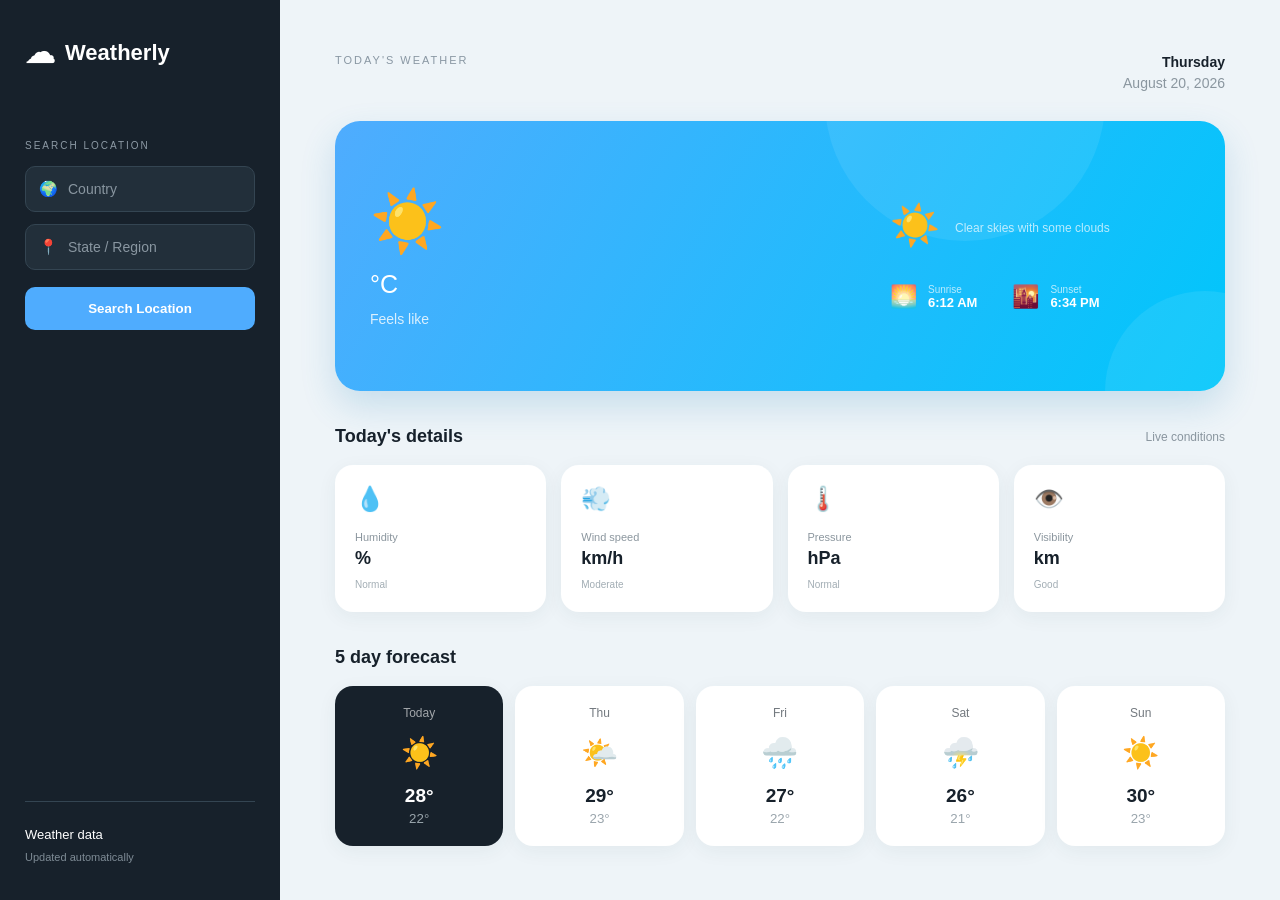
<file: index.html>
<!DOCTYPE html>
<html lang="en">
<head>
    <meta charset="UTF-8">
    <meta name="viewport" content="width=device-width, initial-scale=1.0">
    <title>Weather Dashboard</title>
    <link rel="stylesheet" href="weather.css">
    
</head>

<body>

    <div class="app">

        <!-- LEFT SIDE -->
        <aside class="sidebar">

            <div class="logo">
                <span>☁</span>
                Weatherly
            </div>

            <div class="search-area">

                <p class="label">SEARCH LOCATION</p>

                <div class="input">
                    <span>🌍</span>
                    <input
                        type="text"
                        id="country"
                        placeholder="Country"
                    >
                </div>

                <div class="input">
                    <span>📍</span>
                    <input
                        type="text"
                        id="state"
                        placeholder="State / Region"
                    >
                </div>

                <button id="search-btn" onclick="search()">
                    Search Location
                </button>

            </div>

            <div class="sidebar-bottom">
                <p>Weather data</p>
                <span>Updated automatically</span>
            </div>

        </aside>


        <!-- MAIN CONTENT -->
        <main class="main">

            <!-- TOP -->
            <header class="topbar">

                <div>
                    <p class="today">TODAY'S WEATHER</p>

                    <h1 id="location-name">
                        
                    </h1>

                    <p id="weather-description">
                        
                    </p>
                </div>

                <div class="date">
                    <strong>Thursday</strong>
                    <span>August 20, 2026</span>
                </div>

            </header>


            <!-- MAIN WEATHER -->
            <section class="hero">

                <div class="hero-left">

                    <div class="weather-symbol">
                        ☀️
                    </div>

                    <div class="temperature">
                        <span id="temperature"></span>
                        <small>°C</small>
                    </div>

                    <p class="feels">
                        Feels like
                        <strong id="feels-like"></strong>
                    </p>

                </div>


                <div class="hero-right">

                    <div class="condition">
                        <span>☀️</span>
                        <div>
                            <strong id="condition">
                                
                            </strong>
                            <p>Clear skies with some clouds</p>
                        </div>
                    </div>

                    <div class="sun-info">

                        <div>
                            <span>🌅</span>
                            <p>Sunrise</p>
                            <strong id="sunrise">6:12 AM</strong>
                        </div>

                        <div>
                            <span>🌇</span>
                            <p>Sunset</p>
                            <strong id="sunset">6:34 PM</strong>
                        </div>

                    </div>

                </div>

            </section>


            <!-- DETAILS -->
            <section>

                <div class="section-heading">
                    <h2>Today's details</h2>
                    <span>Live conditions</span>
                </div>

                <div class="details">

                    <div class="detail humidity">
                        <div class="detail-icon">💧</div>
                        <p>Humidity</p>
                        <strong id="humidity">%</strong>
                        <span>Normal</span>
                    </div>

                    <div class="detail wind">
                        <div class="detail-icon">💨</div>
                        <p>Wind speed</p>
                        <strong id="wind"> km/h</strong>
                        <span>Moderate</span>
                    </div>

                    <div class="detail pressure">
                        <div class="detail-icon">🌡️</div>
                        <p>Pressure</p>
                        <strong id="pressure"> hPa</strong>
                        <span>Normal</span>
                    </div>

                    <div class="detail visibility">
                        <div class="detail-icon">👁️</div>
                        <p>Visibility</p>
                        <strong id="visibility"> km</strong>
                        <span>Good</span>
                    </div>

                </div>

            </section>


            <!-- FORECAST -->
            <section class="forecast-section">

                <div class="section-heading">
                    <h2>5 day forecast</h2>
                </div>

                <div class="forecast">

                    <div class="forecast-card active">
                        <p>Today</p>
                        <span>☀️</span>
                        <strong id="today">28°</strong>
                        <small id="today2">22°</small>
                    </div>

                    <div class="forecast-card">
                        <p>Thu</p>
                        <span>🌤️</span>
                        <strong>29°</strong>
                        <small>23°</small>
                    </div>

                    <div class="forecast-card">
                        <p>Fri</p>
                        <span>🌧️</span>
                        <strong>27°</strong>
                        <small>22°</small>
                    </div>

                    <div class="forecast-card">
                        <p>Sat</p>
                        <span>⛈️</span>
                        <strong>26°</strong>
                        <small>21°</small>
                    </div>

                    <div class="forecast-card">
                        <p>Sun</p>
                        <span>☀️</span>
                        <strong>30°</strong>
                        <small>23°</small>
                    </div>

                </div>

            </section>

        </main>

    </div>

    <script src="weather.js"></script>

</body>
</html>
</file>
<file: weather.css>
* {
    margin: 0;
    padding: 0;
    box-sizing: border-box;
}

body {
    font-family: Arial, sans-serif;
    min-height: 100vh;

    background: #eef4f8;
    
    color: #17212b;
}


/* =========================
   APP
========================= */

.app {
    min-height: 100vh;

    display: flex;
}


/* =========================
   SIDEBAR
========================= */

.sidebar {
    width: 280px;

    min-height: 100vh;

    padding: 35px 25px;

    background: #17212b;

    color: white;

    display: flex;
    flex-direction: column;
}


/* Logo */

.logo {
    display: flex;
    align-items: center;

    gap: 10px;

    font-size: 22px;
    font-weight: bold;

    margin-bottom: 70px;
}

.logo span {
    font-size: 30px;
}


/* Search */

.label {
    font-size: 10px;

    letter-spacing: 2px;

    color: #8d9aa5;

    margin-bottom: 15px;
}

.input {
    display: flex;
    align-items: center;

    gap: 10px;

    padding: 13px;

    margin-bottom: 12px;

    background: #222f3a;

    border: 1px solid #344552;

    border-radius: 10px;
}

.input span {
    font-size: 15px;
}

.input input {
    width: 100%;

    border: none;
    outline: none;

    background: transparent;

    color: white;

    font-size: 14px;
}

.input input::placeholder {
    color: #8996a0;
}


/* Button */

#search-btn {
    width: 100%;

    padding: 14px;

    margin-top: 5px;

    border: none;
    border-radius: 10px;

    background: #4facfe;

    color: white;

    font-weight: bold;

    cursor: pointer;

    transition: 0.2s;
}

#search-btn:hover {
    background: #3195ef;

    transform: translateY(-2px);
}


/* Sidebar bottom */

.sidebar-bottom {
    margin-top: auto;

    padding-top: 25px;

    border-top: 1px solid #344552;
}

.sidebar-bottom p {
    font-size: 13px;

    margin-bottom: 5px;
}

.sidebar-bottom span {
    font-size: 11px;

    color: #7f8c96;
}


/* =========================
   MAIN
========================= */

.main {
    flex: 1;

    padding: 40px 55px;

    max-width: 1300px;

    margin: auto;
}


/* =========================
   TOP BAR
========================= */

.topbar {
    display: flex;

    justify-content: space-between;
    align-items: flex-start;

    margin-bottom: 30px;
}

.today {
    font-size: 11px;

    letter-spacing: 2px;

    color: #8997a3;

    margin-bottom: 8px;
}

.topbar h1 {
    font-size: 34px;

    margin-bottom: 5px;
}

#weather-description {
    color: #75828c;

    font-size: 14px;
}

.date {
    display: flex;
    flex-direction: column;

    text-align: right;

    font-size: 14px;
}

.date span {
    color: #8a969f;

    margin-top: 5px;
}


/* =========================
   HERO WEATHER
========================= */

.hero {
    min-height: 270px;

    padding: 35px;

    border-radius: 25px;

    background:
        linear-gradient(
            120deg,
            #4facfe,
            #00c6fb
        );

    color: white;

    display: flex;

    justify-content: space-between;
    align-items: center;

    position: relative;

    overflow: hidden;

    box-shadow: 0 15px 35px rgba(42, 137, 190, 0.2);
}


/* Decorative circles */

.hero::before {
    content: "";

    position: absolute;

    width: 280px;
    height: 280px;

    border-radius: 50%;

    background: rgba(255, 255, 255, 0.08);

    right: 120px;
    top: -160px;
}

.hero::after {
    content: "";

    position: absolute;

    width: 200px;
    height: 200px;

    border-radius: 50%;

    background: rgba(255, 255, 255, 0.08);

    right: -80px;
    bottom: -100px;
}


/* Left */

.hero-left {
    position: relative;
    z-index: 2;
}

.weather-symbol {
    font-size: 60px;

    margin-bottom: 5px;
}

.temperature {
    display: flex;

    align-items: flex-start;
}

#temperature {
    font-size: 85px;

    font-weight: bold;

    line-height: 1;
}

.temperature small {
    font-size: 25px;

    margin-top: 8px;
}

.feels {
    margin-top: 12px;

    font-size: 14px;

    opacity: 0.8;
}

.feels strong {
    color: white;
}


/* Right */

.hero-right {
    position: relative;
    z-index: 2;

    width: 300px;
}

.condition {
    display: flex;

    align-items: center;

    gap: 15px;

    margin-bottom: 35px;
}

.condition > span {
    font-size: 40px;
}

.condition strong {
    font-size: 18px;
}

.condition p {
    margin-top: 5px;

    font-size: 12px;

    opacity: 0.7;
}


/* Sunrise */

.sun-info {
    display: flex;

    gap: 35px;
}

.sun-info > div {
    display: grid;

    grid-template-columns: 30px auto;

    column-gap: 8px;
}

.sun-info span {
    grid-row: span 2;

    font-size: 22px;
}

.sun-info p {
    font-size: 10px;

    opacity: 0.7;
}

.sun-info strong {
    font-size: 13px;
}


/* =========================
   SECTION HEADINGS
========================= */

section:not(.hero) {
    margin-top: 35px;
}

.section-heading {
    display: flex;

    justify-content: space-between;

    align-items: center;

    margin-bottom: 18px;
}

.section-heading h2 {
    font-size: 18px;
}

.section-heading span {
    font-size: 12px;

    color: #8a969f;
}


/* =========================
   DETAILS
========================= */

.details {
    display: grid;

    grid-template-columns: repeat(4, 1fr);

    gap: 15px;
}

.detail {
    padding: 20px;

    border-radius: 18px;

    background: white;

    box-shadow: 0 5px 20px rgba(35, 60, 75, 0.06);

    transition: 0.2s;
}

.detail:hover {
    transform: translateY(-4px);

    box-shadow: 0 10px 25px rgba(35, 60, 75, 0.1);
}

.detail-icon {
    font-size: 24px;

    margin-bottom: 18px;
}

.detail p {
    color: #8b969e;

    font-size: 11px;

    margin-bottom: 5px;
}

.detail strong {
    display: block;

    font-size: 18px;

    margin-bottom: 5px;
}

.detail span {
    font-size: 10px;

    color: #a2adb4;
}


/* =========================
   FORECAST
========================= */

.forecast {
    display: grid;

    grid-template-columns: repeat(5, 1fr);

    gap: 12px;
}

.forecast-card {
    background: white;

    padding: 20px 12px;

    border-radius: 18px;

    text-align: center;

    box-shadow: 0 5px 20px rgba(35, 60, 75, 0.06);

    transition: 0.2s;
}

.forecast-card:hover {
    transform: translateY(-4px);
}

.forecast-card.active {
    background: #17212b;

    color: white;
}

.forecast-card p {
    font-size: 12px;

    margin-bottom: 15px;

    opacity: 0.6;
}

.forecast-card span {
    display: block;

    font-size: 30px;

    margin-bottom: 15px;
}

.forecast-card strong {
    font-size: 19px;
}

.forecast-card small {
    display: block;

    color: #9aa5ac;

    margin-top: 4px;
}


/* =========================
   RESPONSIVE
========================= */

@media (max-width: 1000px) {

    .sidebar {
        width: 230px;
    }

    .main {
        padding: 30px;
    }

    .details {
        grid-template-columns: repeat(2, 1fr);
    }

    .hero-right {
        width: 250px;
    }
}


@media (max-width: 750px) {

    .app {
        display: block;
    }

    .sidebar {
        width: 100%;

        min-height: auto;

        padding: 20px;

        display: block;
    }

    .logo {
        margin-bottom: 25px;
    }

    .search-area {
        display: grid;

        grid-template-columns: 1fr 1fr;

        gap: 10px;
    }

    .label {
        grid-column: 1 / -1;

        margin-bottom: 0;
    }

    .input {
        margin: 0;
    }

    #search-btn {
        margin: 0;
    }

    .sidebar-bottom {
        display: none;
    }

    .main {
        padding: 25px 20px;
    }

    .hero {
        flex-direction: column;

        align-items: flex-start;

        gap: 30px;
    }

    .hero-right {
        width: 100%;
    }

    .forecast {
        overflow-x: auto;

        grid-template-columns: repeat(5, 130px);

        padding-bottom: 10px;
    }
}


@media (max-width: 500px) {

    .search-area {
        display: block;
    }

    .input {
        margin-bottom: 10px;
    }

    #search-btn {
        margin-top: 3px;
    }

    .topbar {
        display: block;
    }

    .date {
        text-align: left;

        margin-top: 12px;
    }

    .topbar h1 {
        font-size: 28px;
    }

    .hero {
        padding: 25px;
    }

    #temperature {
        font-size: 70px;
    }

    .weather-symbol {
        font-size: 50px;
    }

    .details {
        grid-template-columns: 1fr 1fr;
    }

    .detail {
        padding: 15px;
    }
}
</file>
